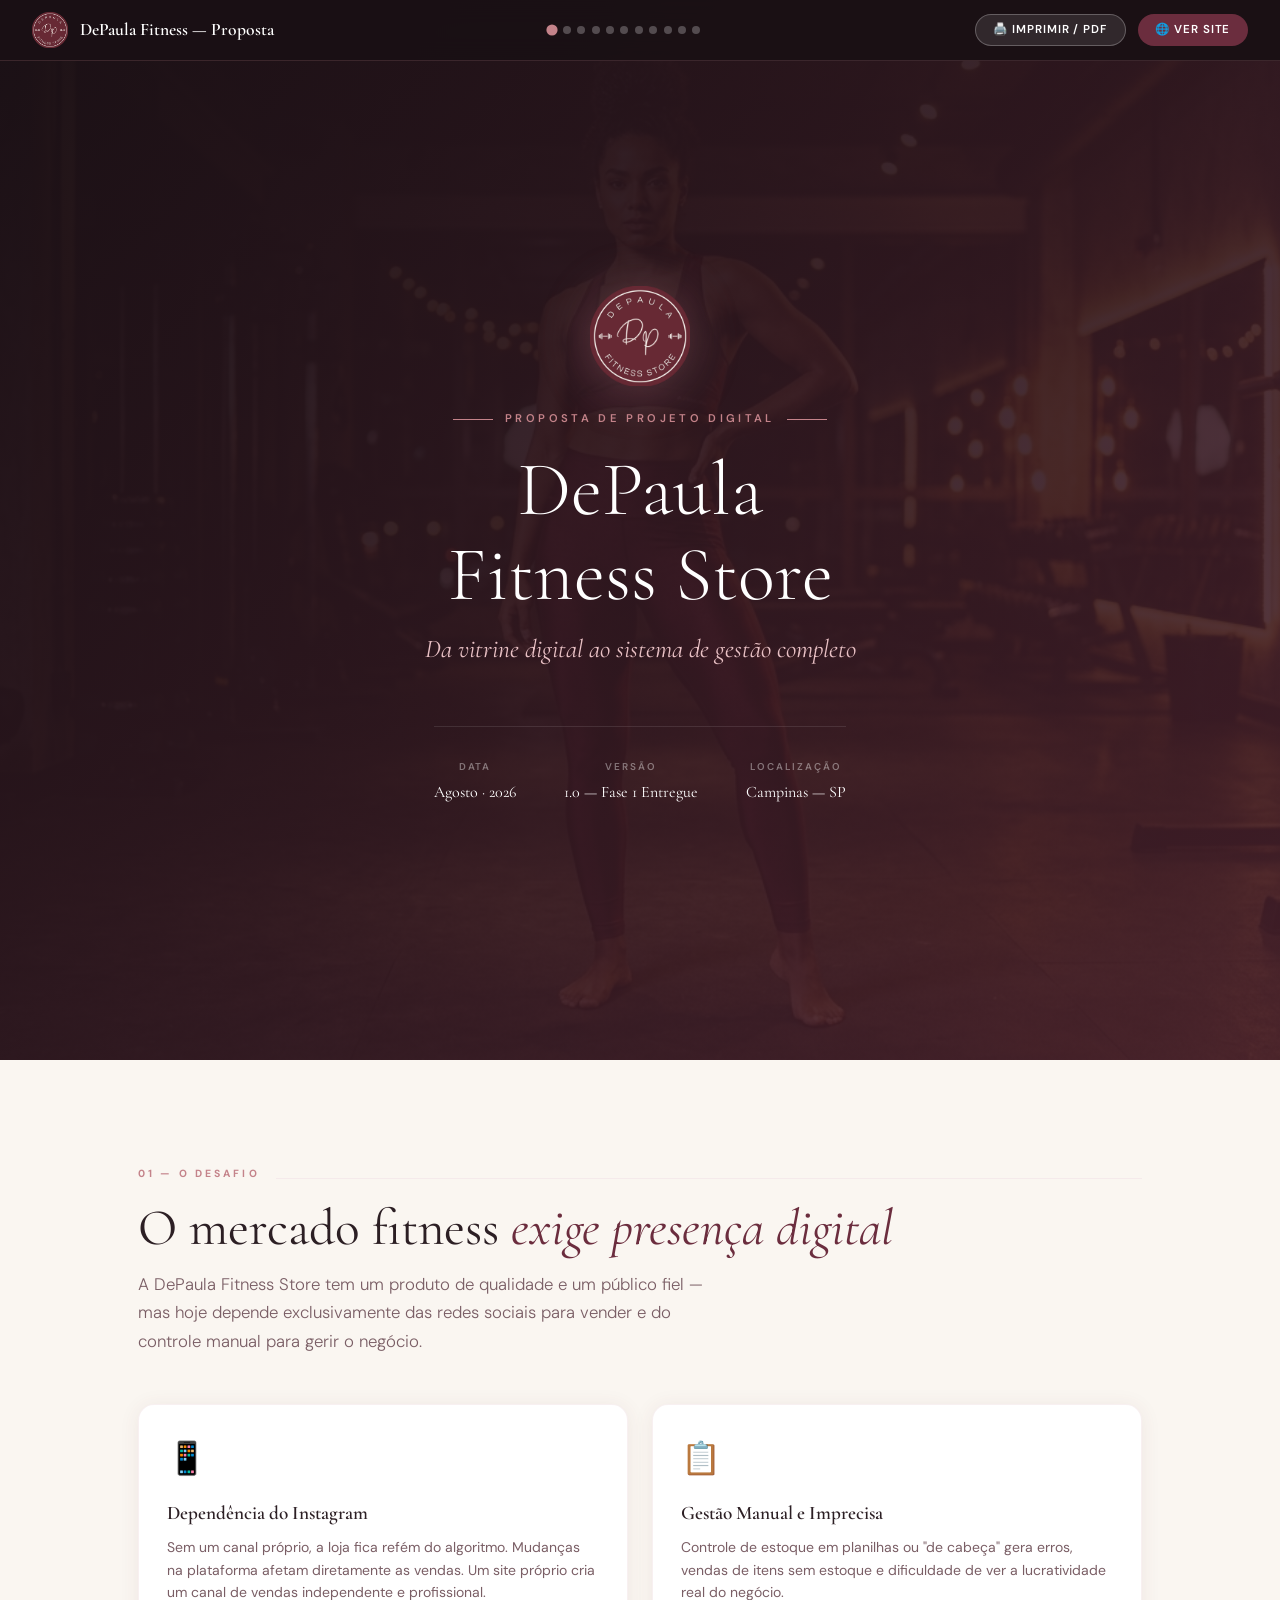
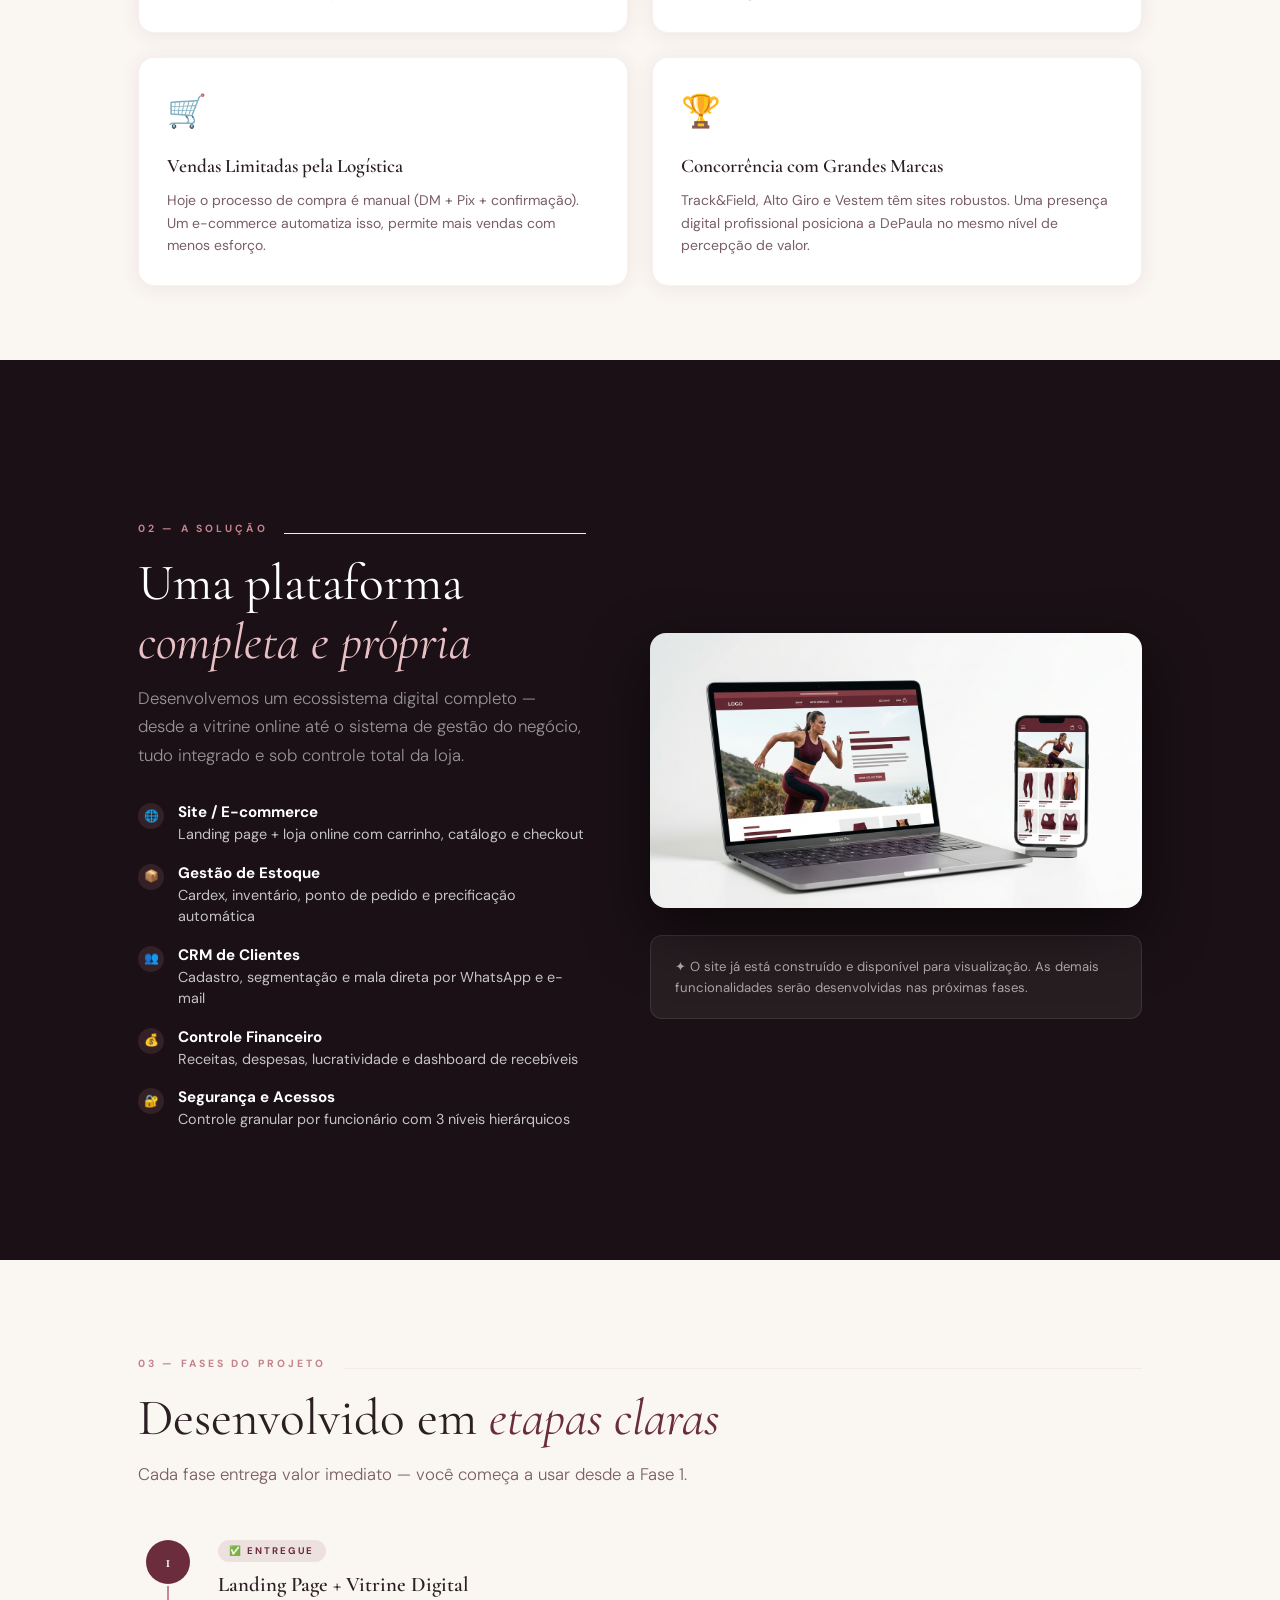
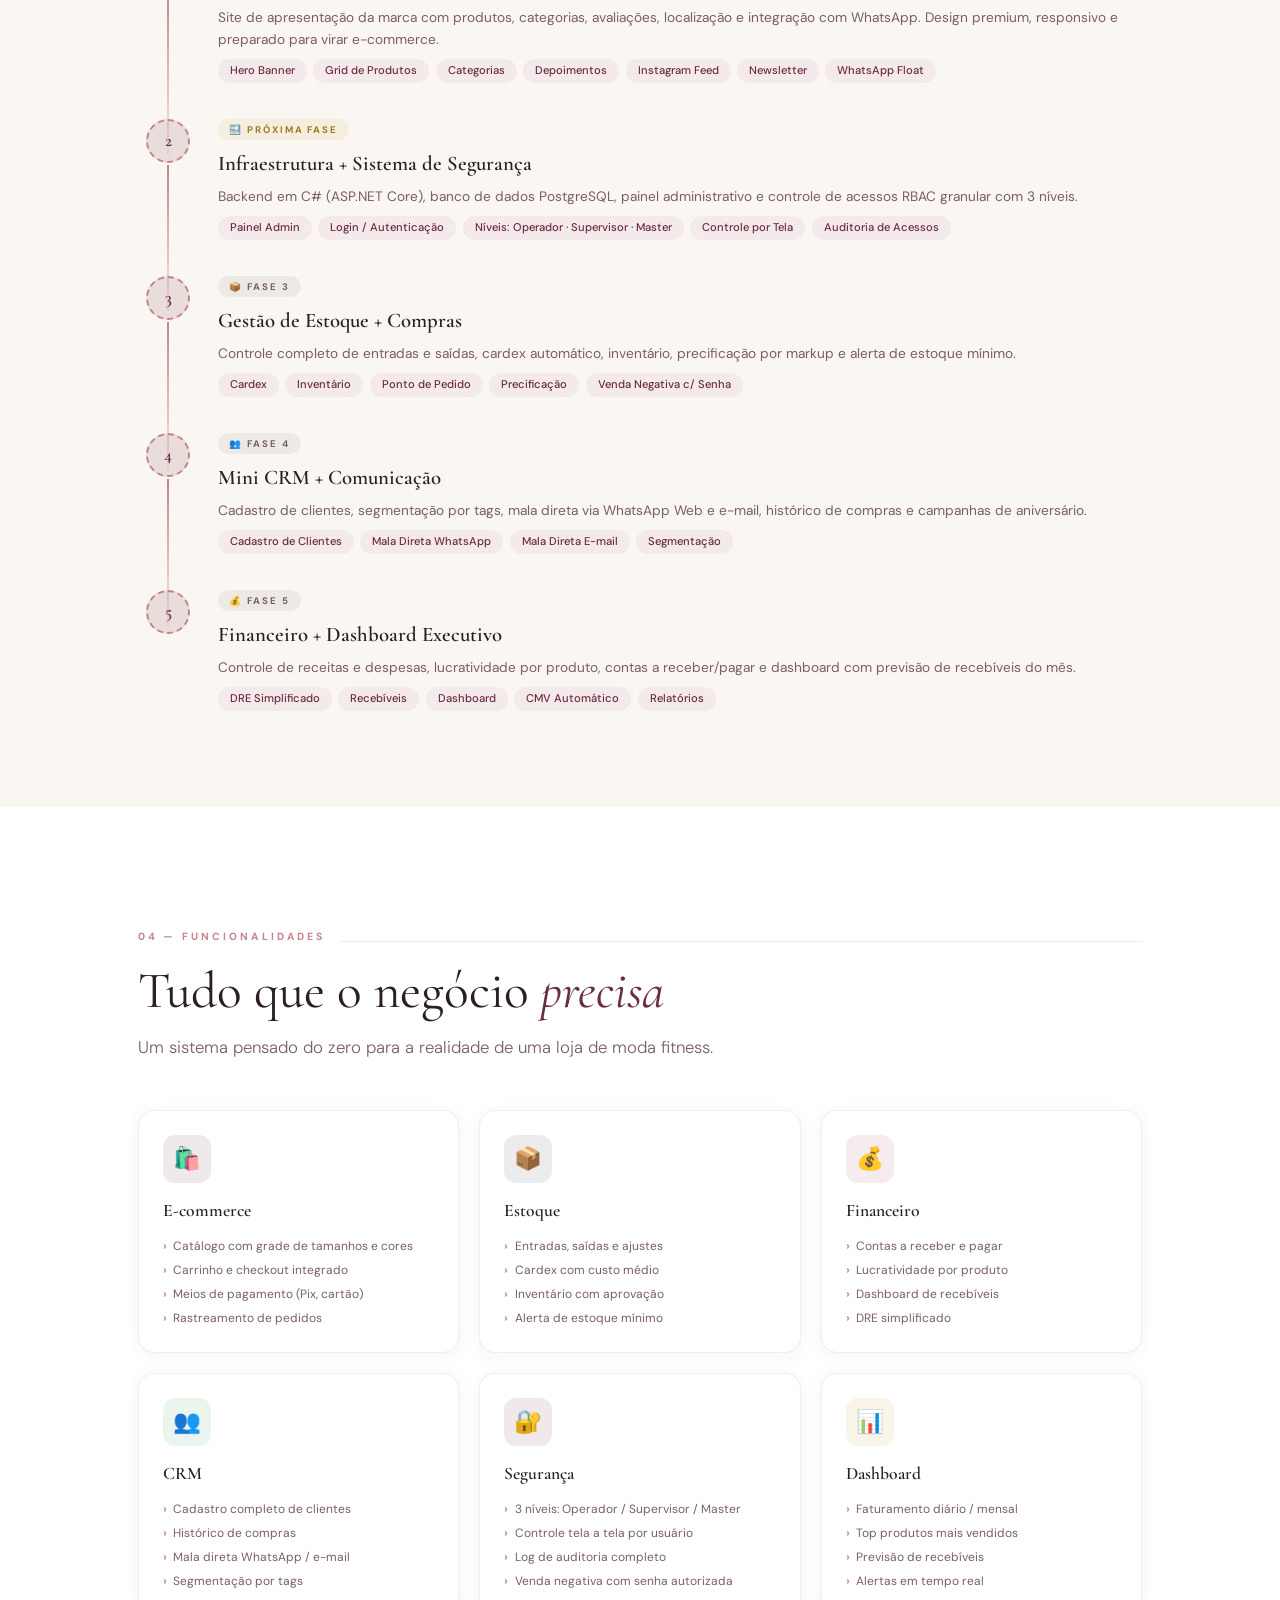
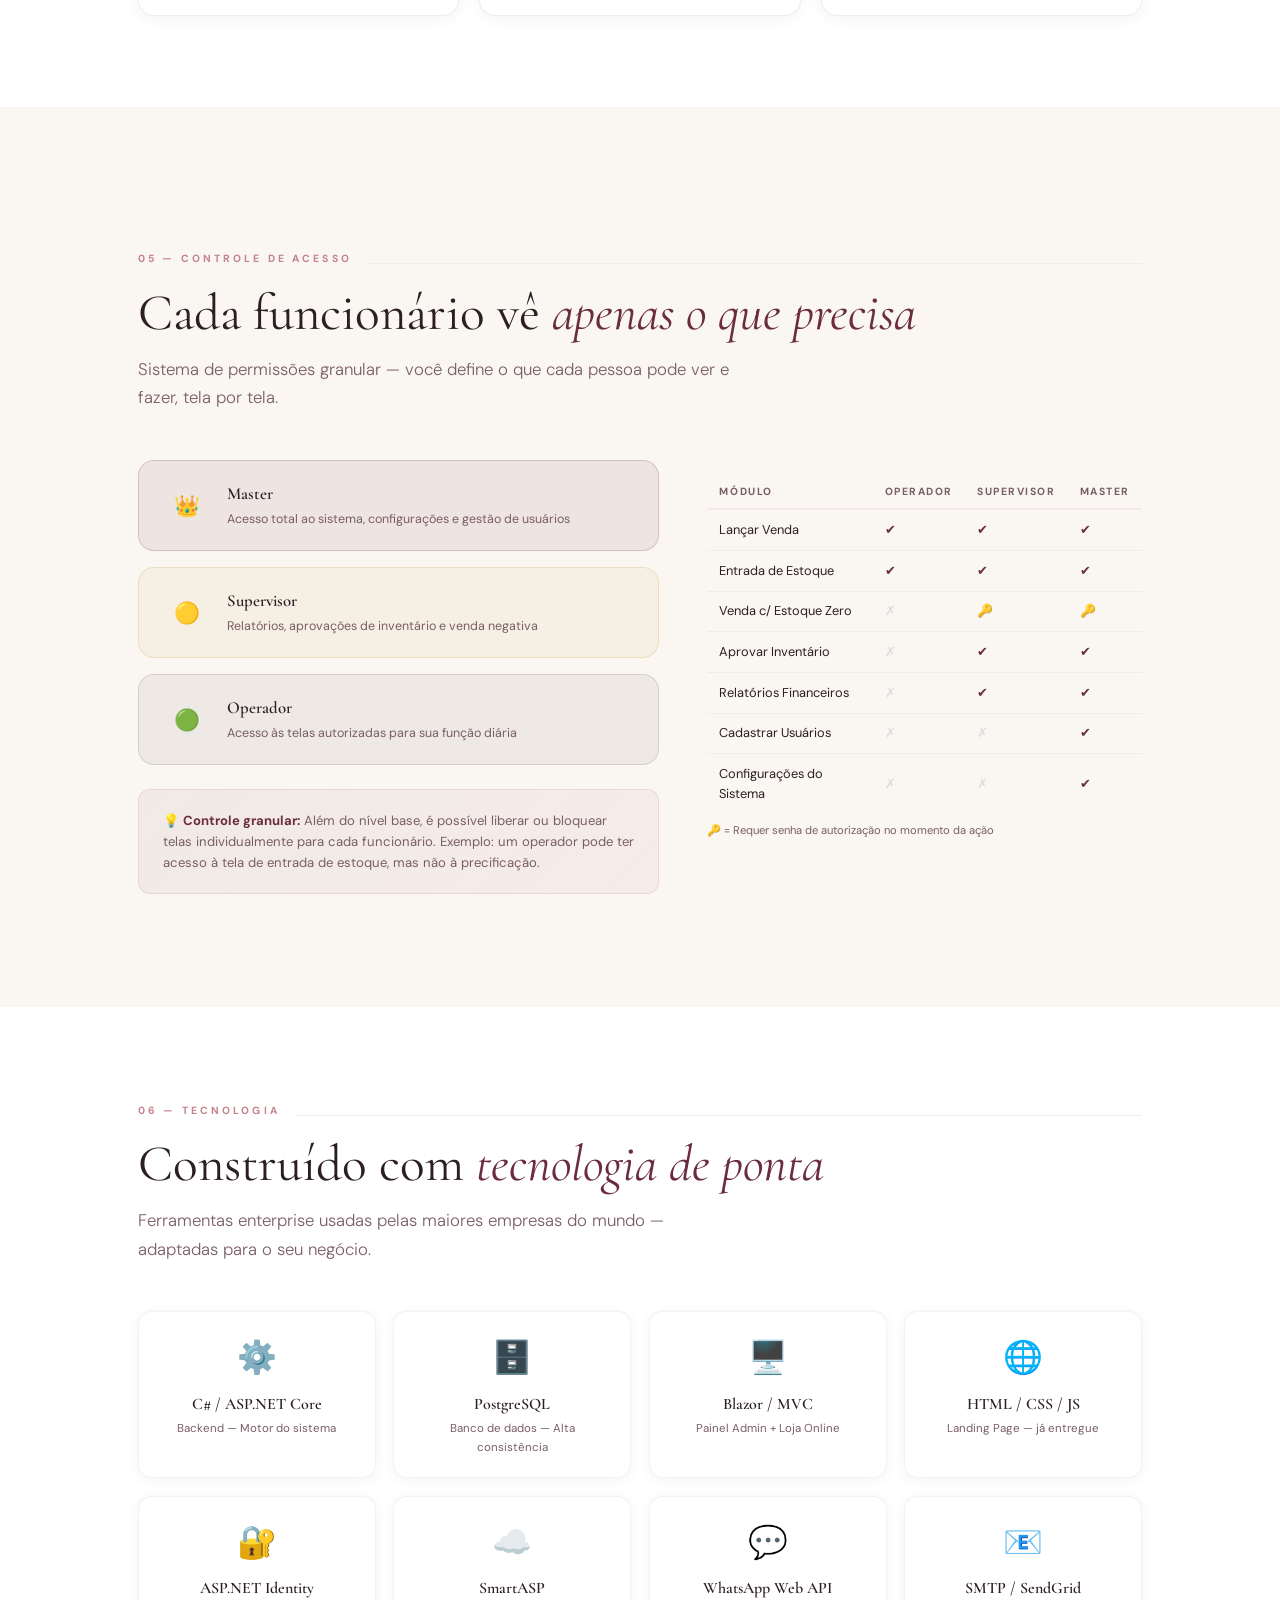
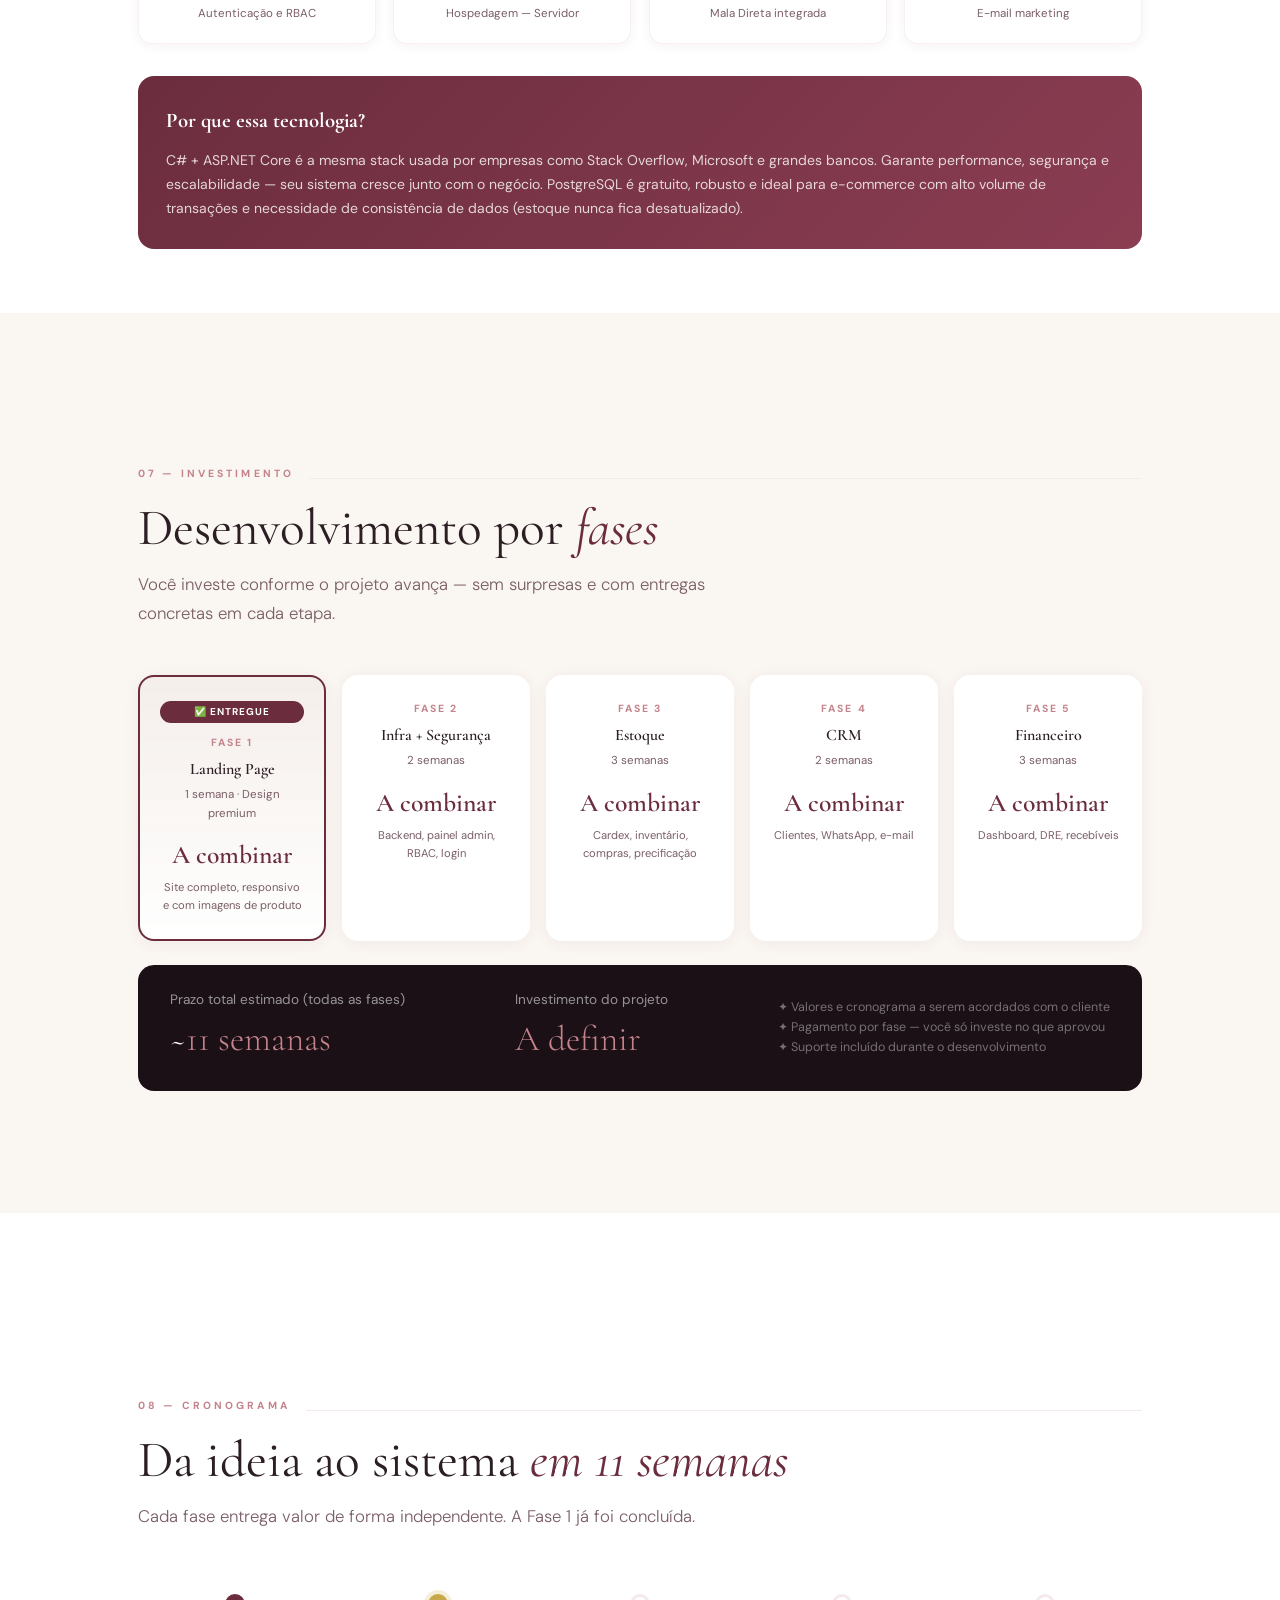
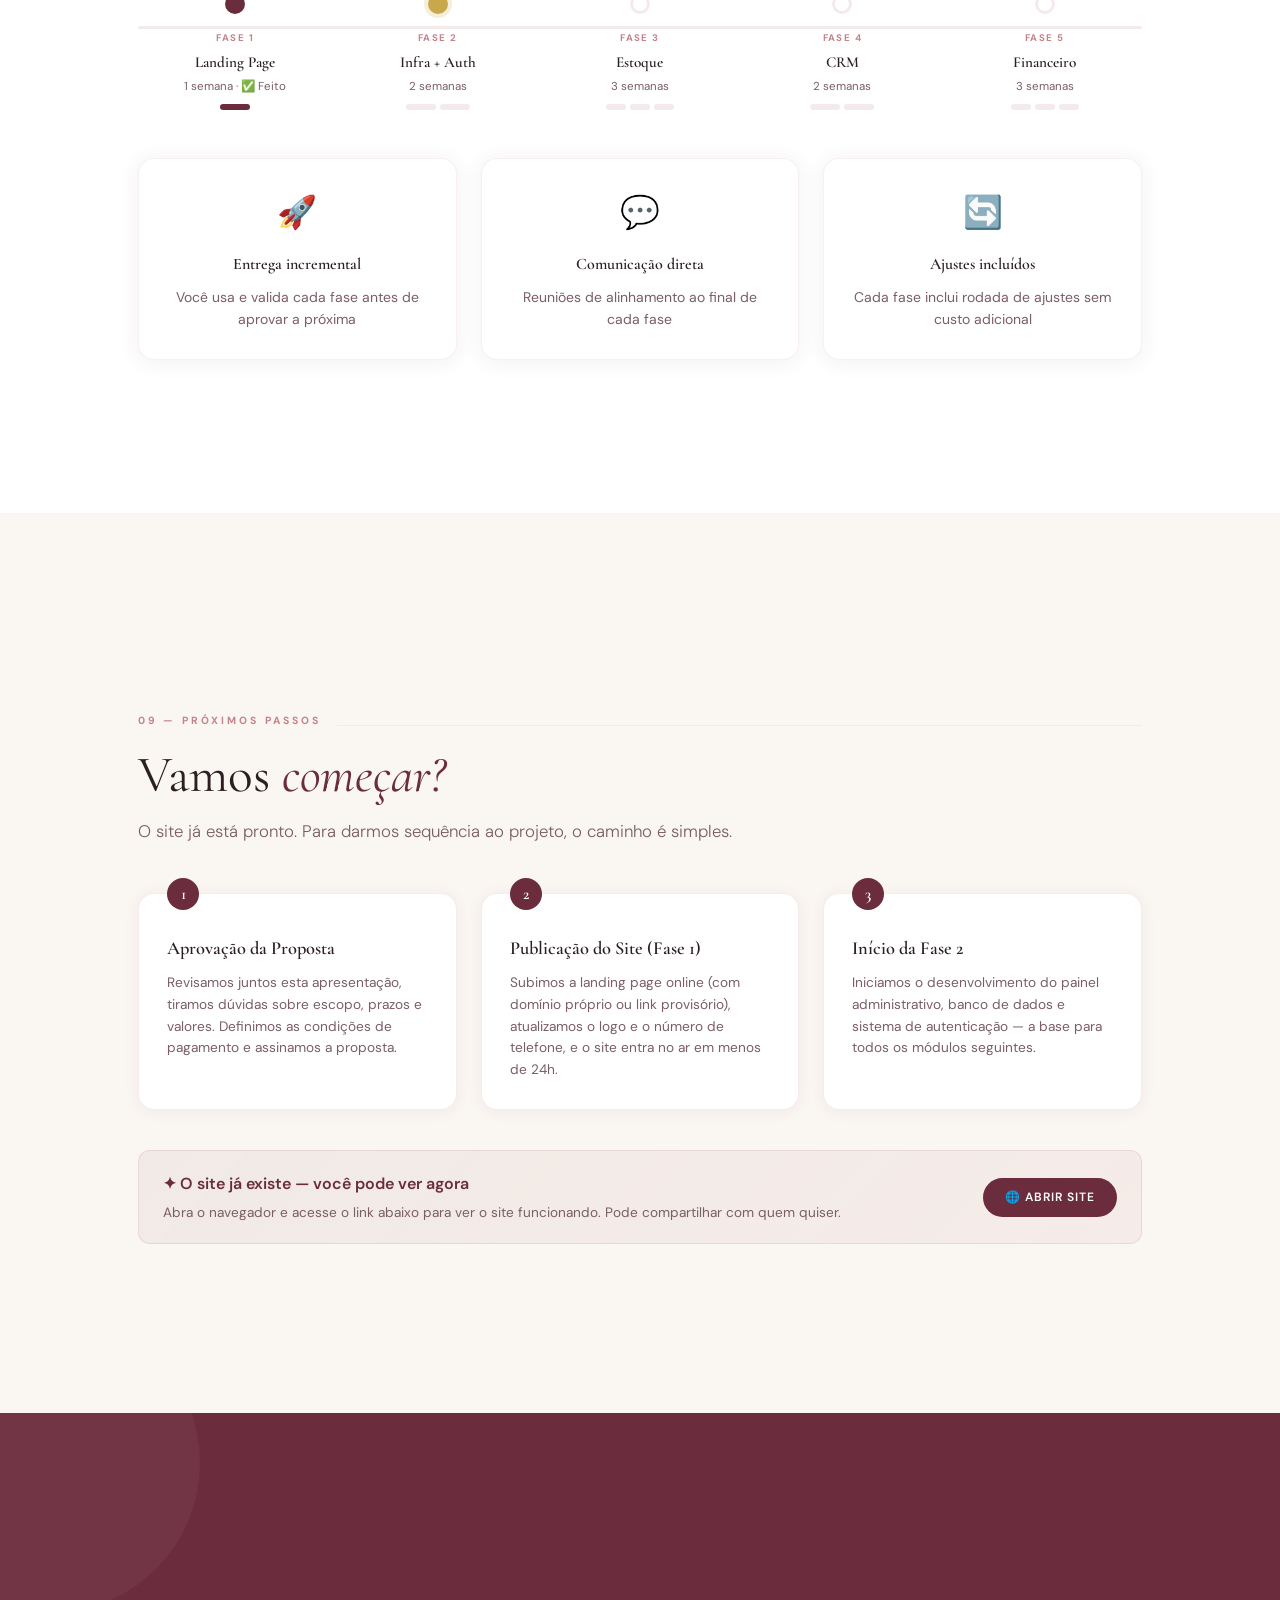
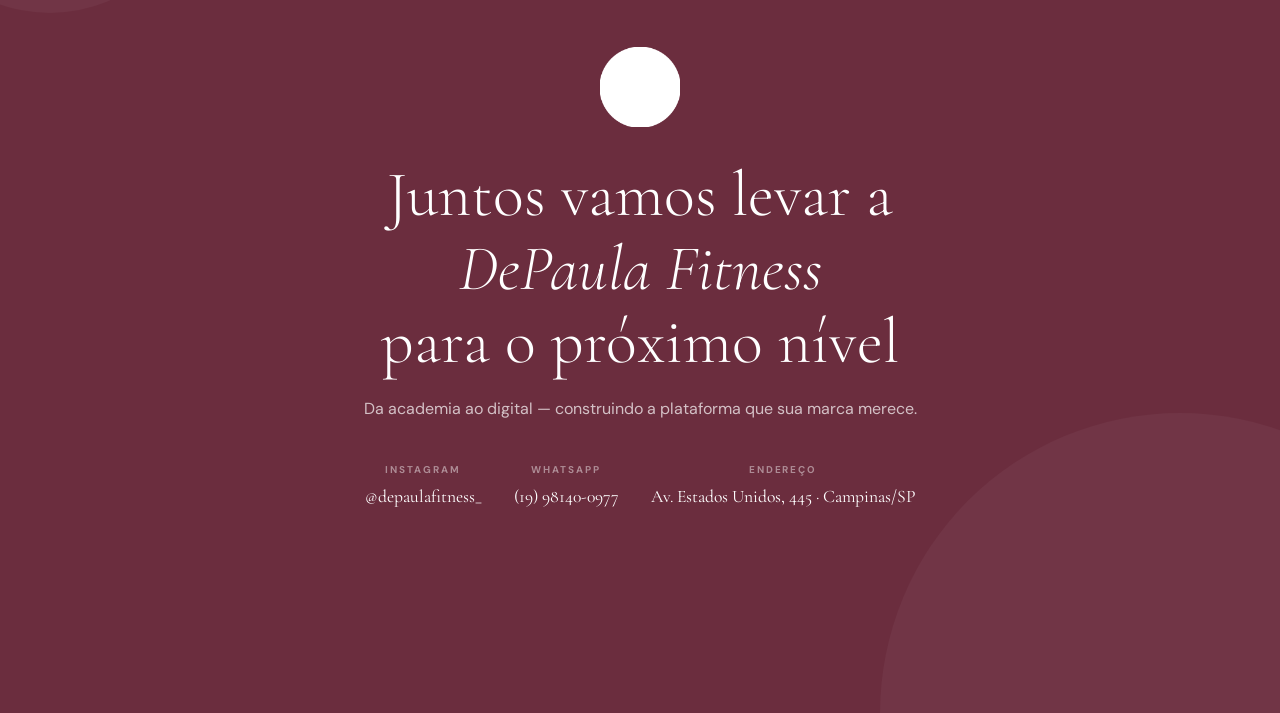
<file: 0.DOCS/apresentacao/apresentacao.html>
<!DOCTYPE html>
<html lang="pt-BR">
<head>
  <meta charset="UTF-8"/>
  <meta name="viewport" content="width=device-width, initial-scale=1.0"/>
  <title>DePaula Fitness Store — Proposta de Projeto Digital</title>
  <!-- Favicon -->
  <link rel="icon" type="image/png" href="assets/logo.png" />
  <link rel="apple-touch-icon" href="assets/logo.png" />
  <meta name="theme-color" content="#6B2D3E" />
  <link rel="preconnect" href="https://fonts.googleapis.com"/>
  <link href="https://fonts.googleapis.com/css2?family=Cormorant+Garamond:ital,wght@0,300;0,400;0,600;0,700;1,400&family=DM+Sans:wght@300;400;500;600;700&display=swap" rel="stylesheet"/>
  <style>
    :root {
      --bordeaux:    #6B2D3E;
      --bordeaux-dk: #4A1D2B;
      --rose:        #C4838A;
      --rose-lt:     #E8C0C4;
      --rose-pale:   #F5EAEB;
      --cream:       #FAF6F1;
      --dark:        #1A1015;
      --dark-mid:    #2D1F24;
      --gold:        #C9A84C;
      --text:        #2C1F24;
      --muted:       #7A5E65;
      --font-d: 'Cormorant Garamond', serif;
      --font-b: 'DM Sans', sans-serif;
    }

    * { box-sizing: border-box; margin: 0; padding: 0; }

    body {
      font-family: var(--font-b);
      background: #fff;
      color: var(--text);
      -webkit-font-smoothing: antialiased;
      line-height: 1.6;
    }

    /* ── PRINT ── */
    @media print {
      .no-print { display: none !important; }
      .slide { page-break-after: always; break-after: page; }
      .slide:last-child { page-break-after: avoid; }
      body { font-size: 13px; }
    }

    /* ── NAV BAR ── */
    .nav-bar {
      position: fixed; top: 0; left: 0; right: 0;
      background: rgba(26,16,21,0.95);
      backdrop-filter: blur(12px);
      z-index: 999;
      display: flex; align-items: center;
      justify-content: space-between;
      padding: 0.75rem 2rem;
      border-bottom: 1px solid rgba(196,131,138,0.2);
    }

    .nav-brand {
      display: flex; align-items: center; gap: 0.75rem;
      font-family: var(--font-d); font-size: 1.1rem;
      font-weight: 600; color: white;
    }

    .nav-brand img { width: 36px; height: 36px; object-fit: contain; }

    .nav-slides {
      display: flex; gap: 0.4rem; flex-wrap: wrap;
    }

    .nav-dot {
      width: 8px; height: 8px; border-radius: 50%;
      background: rgba(255,255,255,0.25);
      cursor: pointer; border: none;
      transition: background 0.2s, transform 0.2s;
    }

    .nav-dot.active { background: var(--rose); transform: scale(1.4); }
    .nav-dot:hover  { background: rgba(255,255,255,0.6); }

    .nav-actions { display: flex; gap: 0.75rem; }

    .btn-sm {
      padding: 0.45rem 1.1rem;
      border-radius: 999px;
      font-family: var(--font-b);
      font-size: 0.72rem; font-weight: 600;
      letter-spacing: 0.08em; text-transform: uppercase;
      cursor: pointer; border: none;
      transition: all 0.2s;
      text-decoration: none;
      display: inline-flex; align-items: center; gap: 0.4rem;
    }

    .btn-print {
      background: rgba(255,255,255,0.1);
      border: 1px solid rgba(255,255,255,0.25);
      color: white;
    }

    .btn-print:hover { background: rgba(255,255,255,0.2); }

    .btn-primary-sm {
      background: var(--bordeaux);
      color: white;
    }

    .btn-primary-sm:hover {
      background: #7d3449;
      transform: translateY(-1px);
      box-shadow: 0 4px 14px rgba(107,45,62,0.4);
    }

    /* ── SLIDE BASE ── */
    .slide {
      min-height: 100vh;
      display: flex;
      flex-direction: column;
      justify-content: center;
      padding: 6rem 0 4rem;
      position: relative;
      overflow: hidden;
    }

    .container {
      max-width: 1100px;
      margin: 0 auto;
      padding: 0 3rem;
      width: 100%;
    }

    /* ════════════════════════════════
       SLIDE 1 — CAPA
    ════════════════════════════════ */
    .slide-capa {
      background: var(--dark);
      min-height: 100vh;
      position: relative;
    }

    .capa-bg {
      position: absolute; inset: 0;
      background: url('assets/hero.jpg') center/cover no-repeat;
      opacity: 0.25;
    }

    .capa-overlay {
      position: absolute; inset: 0;
      background: linear-gradient(135deg, rgba(26,16,21,0.97) 0%, rgba(107,45,62,0.5) 100%);
    }

    .capa-content {
      position: relative; z-index: 2;
      display: flex; flex-direction: column;
      align-items: center; justify-content: center;
      text-align: center; min-height: 100vh;
      padding: 2rem;
    }

    .capa-logo {
      width: 100px; height: 100px;
      object-fit: contain;
      margin-bottom: 1.5rem;
      filter: drop-shadow(0 4px 24px rgba(196,131,138,0.3));
    }

    .capa-eyebrow {
      font-size: 0.7rem; font-weight: 600;
      letter-spacing: 0.3em; text-transform: uppercase;
      color: var(--rose);
      margin-bottom: 1.25rem;
      display: flex; align-items: center; gap: 0.75rem;
    }

    .capa-eyebrow::before, .capa-eyebrow::after {
      content: ''; width: 40px; height: 1px; background: var(--rose);
    }

    .capa-title {
      font-family: var(--font-d);
      font-size: clamp(2.5rem, 6vw, 5rem);
      font-weight: 300; color: white;
      line-height: 1.1; margin-bottom: 0.75rem;
    }

    .capa-subtitle {
      font-family: var(--font-d);
      font-size: clamp(1.1rem, 2.5vw, 1.6rem);
      color: var(--rose-lt); font-style: italic;
      margin-bottom: 2.5rem;
    }

    .capa-meta {
      display: flex; gap: 3rem;
      border-top: 1px solid rgba(255,255,255,0.1);
      padding-top: 2rem; margin-top: 1rem;
    }

    .capa-meta-item { text-align: center; }

    .capa-meta-item .label {
      font-size: 0.62rem; font-weight: 600;
      letter-spacing: 0.2em; text-transform: uppercase;
      color: rgba(255,255,255,0.4); display: block;
      margin-bottom: 0.25rem;
    }

    .capa-meta-item .value {
      font-family: var(--font-d); font-size: 1rem;
      color: white; font-weight: 400;
    }

    /* ════════════════════════════════
       SLIDE 2 — CONTEXTO
    ════════════════════════════════ */
    .slide-cream { background: var(--cream); }

    .slide-header { margin-bottom: 3rem; }

    .slide-num {
      font-size: 0.65rem; font-weight: 700;
      letter-spacing: 0.3em; text-transform: uppercase;
      color: var(--rose); margin-bottom: 0.5rem; display: block;
    }

    .slide-title {
      font-family: var(--font-d);
      font-size: clamp(2rem, 4vw, 3.2rem);
      font-weight: 400; line-height: 1.15;
      color: var(--text);
    }

    .slide-title em { color: var(--bordeaux); font-style: italic; }

    .slide-desc {
      font-size: 1.05rem; color: var(--muted);
      max-width: 600px; margin-top: 0.75rem;
      font-weight: 300; line-height: 1.7;
    }

    /* Problem/opportunity cards */
    .card-grid-2 {
      display: grid; grid-template-columns: 1fr 1fr;
      gap: 1.5rem; margin-top: 2.5rem;
    }

    .card-grid-3 {
      display: grid; grid-template-columns: repeat(3, 1fr);
      gap: 1.5rem; margin-top: 2.5rem;
    }

    .card-grid-4 {
      display: grid; grid-template-columns: repeat(4, 1fr);
      gap: 1.25rem; margin-top: 2.5rem;
    }

    .card {
      background: white;
      border-radius: 16px;
      padding: 1.75rem;
      box-shadow: 0 2px 20px rgba(107,45,62,0.08);
      border: 1px solid rgba(196,131,138,0.12);
    }

    .card-dark {
      background: var(--dark-mid);
      border-color: rgba(196,131,138,0.15);
    }

    .card-bordeaux {
      background: var(--bordeaux);
    }

    .card-icon {
      font-size: 2rem; margin-bottom: 0.875rem; display: block;
    }

    .card-title {
      font-family: var(--font-d); font-size: 1.2rem;
      font-weight: 600; margin-bottom: 0.5rem;
    }

    .card-dark .card-title,
    .card-bordeaux .card-title { color: white; }

    .card-text {
      font-size: 0.875rem; line-height: 1.6;
      color: var(--muted);
    }

    .card-dark .card-text { color: rgba(255,255,255,0.55); }
    .card-bordeaux .card-text { color: rgba(255,255,255,0.8); }

    /* ════════════════════════════════
       SLIDE 3 — SOLUÇÃO (VISÃO GERAL)
    ════════════════════════════════ */
    .slide-dark { background: var(--dark); }

    .mockup-img {
      width: 100%;
      border-radius: 16px;
      box-shadow: 0 24px 60px rgba(0,0,0,0.5);
    }

    .solution-grid {
      display: grid; grid-template-columns: 1fr 1.1fr;
      gap: 4rem; align-items: center;
    }

    .solution-text .slide-title { color: white; }
    .solution-text .slide-desc  { color: rgba(255,255,255,0.55); }

    .feature-list {
      list-style: none;
      margin-top: 2rem;
      display: flex; flex-direction: column; gap: 1rem;
    }

    .feature-list li {
      display: flex; align-items: flex-start; gap: 0.875rem;
    }

    .feature-check {
      width: 26px; height: 26px;
      border-radius: 50%;
      background: rgba(196,131,138,0.15);
      display: flex; align-items: center; justify-content: center;
      font-size: 0.75rem; color: var(--rose-lt);
      flex-shrink: 0; margin-top: 2px;
    }

    .feature-text { font-size: 0.9rem; color: rgba(255,255,255,0.75); line-height: 1.5; }
    .feature-text strong { color: white; display: block; font-size: 0.95rem; }

    /* ════════════════════════════════
       SLIDE 4 — FASES
    ════════════════════════════════ */
    .phase-list {
      display: flex; flex-direction: column; gap: 0;
      margin-top: 2.5rem;
    }

    .phase-item {
      display: grid; grid-template-columns: 60px 1fr;
      gap: 0;
      position: relative;
    }

    .phase-item:not(:last-child)::before {
      content: '';
      position: absolute;
      left: 29px; top: 50px;
      width: 2px;
      height: calc(100% - 10px);
      background: linear-gradient(180deg, var(--rose) 0%, rgba(196,131,138,0.1) 100%);
    }

    .phase-num-col {
      display: flex; flex-direction: column; align-items: center;
      padding-top: 0.25rem;
    }

    .phase-bubble {
      width: 44px; height: 44px;
      border-radius: 50%;
      display: flex; align-items: center; justify-content: center;
      font-family: var(--font-d); font-size: 1.1rem;
      font-weight: 600; flex-shrink: 0;
    }

    .phase-bubble.active   { background: var(--bordeaux); color: white; }
    .phase-bubble.planned  { background: rgba(107,45,62,0.12); color: var(--bordeaux); border: 2px dashed var(--rose); }

    .phase-body {
      padding: 0 0 2rem 1.25rem;
    }

    .phase-tag {
      display: inline-block;
      font-size: 0.6rem; font-weight: 700;
      letter-spacing: 0.2em; text-transform: uppercase;
      padding: 0.2rem 0.7rem; border-radius: 999px;
      margin-bottom: 0.4rem;
    }

    .tag-done    { background: rgba(107,45,62,0.1); color: var(--bordeaux); }
    .tag-next    { background: rgba(201,168,76,0.12); color: #a07b20; }
    .tag-future  { background: rgba(0,0,0,0.05); color: var(--muted); }

    .phase-name {
      font-family: var(--font-d); font-size: 1.3rem;
      font-weight: 600; color: var(--text); margin-bottom: 0.35rem;
    }

    .phase-desc {
      font-size: 0.855rem; color: var(--muted);
      line-height: 1.6; margin-bottom: 0.5rem;
    }

    .phase-items {
      display: flex; flex-wrap: wrap; gap: 0.4rem;
    }

    .phase-pill {
      font-size: 0.7rem; font-weight: 500;
      background: var(--rose-pale);
      color: var(--bordeaux);
      border-radius: 999px;
      padding: 0.2rem 0.75rem;
    }

    /* ════════════════════════════════
       SLIDE 5 — MÓDULOS / FUNCIONALIDADES
    ════════════════════════════════ */
    .module-grid {
      display: grid; grid-template-columns: repeat(3, 1fr);
      gap: 1.25rem; margin-top: 2.5rem;
    }

    .module-card {
      background: white;
      border-radius: 16px;
      padding: 1.5rem;
      border: 1px solid rgba(196,131,138,0.15);
      box-shadow: 0 2px 16px rgba(107,45,62,0.06);
      transition: transform 0.2s, box-shadow 0.2s;
    }

    .module-card:hover {
      transform: translateY(-4px);
      box-shadow: 0 12px 32px rgba(107,45,62,0.14);
    }

    .module-icon {
      width: 48px; height: 48px;
      border-radius: 12px;
      display: flex; align-items: center; justify-content: center;
      font-size: 1.4rem; margin-bottom: 0.875rem;
    }

    .icon-bordeaux { background: rgba(107,45,62,0.1); }
    .icon-rose     { background: rgba(196,131,138,0.15); }
    .icon-gold     { background: rgba(201,168,76,0.12); }
    .icon-dark     { background: rgba(26,16,21,0.08); }
    .icon-green    { background: rgba(52,168,83,0.1); }
    .icon-blue     { background: rgba(66,133,244,0.1); }

    .module-title {
      font-family: var(--font-d); font-size: 1.1rem;
      font-weight: 600; color: var(--text);
      margin-bottom: 0.4rem;
    }

    .module-text {
      font-size: 0.8rem; color: var(--muted); line-height: 1.6;
    }

    .module-features {
      list-style: none; margin-top: 0.75rem;
      display: flex; flex-direction: column; gap: 0.3rem;
    }

    .module-features li {
      font-size: 0.75rem; color: var(--muted);
      display: flex; align-items: center; gap: 0.4rem;
    }

    .module-features li::before {
      content: '›'; color: var(--rose); font-weight: 700;
    }

    /* ════════════════════════════════
       SLIDE 6 — SEGURANÇA
    ════════════════════════════════ */
    .security-grid {
      display: grid; grid-template-columns: 1.2fr 1fr;
      gap: 3rem; align-items: start; margin-top: 2.5rem;
    }

    .level-card {
      border-radius: 16px; padding: 1.25rem 1.5rem;
      display: flex; align-items: center; gap: 1rem;
      margin-bottom: 1rem;
    }

    .level-icon {
      width: 48px; height: 48px; border-radius: 50%;
      display: flex; align-items: center; justify-content: center;
      font-size: 1.3rem; flex-shrink: 0;
    }

    .level-master  { background: rgba(107,45,62,0.08); border: 1px solid rgba(107,45,62,0.2); }
    .level-sup     { background: rgba(201,168,76,0.08); border: 1px solid rgba(201,168,76,0.25); }
    .level-op      { background: rgba(26,16,21,0.05); border: 1px solid rgba(26,16,21,0.12); }

    .level-name  { font-family: var(--font-d); font-size: 1.05rem; font-weight: 600; }
    .level-perms { font-size: 0.78rem; color: var(--muted); margin-top: 0.15rem; }

    .perm-table { width: 100%; border-collapse: collapse; margin-top: 1rem; }
    .perm-table th {
      font-size: 0.65rem; font-weight: 700;
      letter-spacing: 0.15em; text-transform: uppercase;
      color: var(--muted); padding: 0.5rem 0.75rem;
      text-align: left; border-bottom: 2px solid var(--rose-pale);
    }

    .perm-table td {
      font-size: 0.8rem; padding: 0.6rem 0.75rem;
      border-bottom: 1px solid var(--rose-pale);
      vertical-align: middle;
    }

    .perm-table tr:last-child td { border-bottom: none; }
    .perm-table tr:hover td { background: var(--rose-pale); }

    .perm-check { color: var(--bordeaux); font-size: 1rem; }
    .perm-x     { color: #ddd; font-size: 1rem; }
    .perm-key   { color: var(--gold); font-size: 0.9rem; }

    /* ════════════════════════════════
       SLIDE 7 — TECH
    ════════════════════════════════ */
    .tech-grid {
      display: grid; grid-template-columns: repeat(4, 1fr);
      gap: 1.1rem; margin-top: 2.5rem;
    }

    .tech-card {
      background: white; border-radius: 14px; padding: 1.25rem;
      text-align: center;
      border: 1px solid rgba(196,131,138,0.12);
      box-shadow: 0 2px 12px rgba(107,45,62,0.06);
    }

    .tech-emoji { font-size: 2rem; display: block; margin-bottom: 0.5rem; }
    .tech-name  { font-family: var(--font-d); font-size: 1rem; font-weight: 600; }
    .tech-role  { font-size: 0.72rem; color: var(--muted); margin-top: 0.2rem; }

    .why-box {
      background: linear-gradient(135deg, var(--bordeaux), #8B3D52);
      border-radius: 16px; padding: 1.75rem;
      margin-top: 2rem; color: white;
    }

    .why-title { font-family: var(--font-d); font-size: 1.3rem; margin-bottom: 0.75rem; }
    .why-text  { font-size: 0.875rem; line-height: 1.7; color: rgba(255,255,255,0.8); }

    /* ════════════════════════════════
       SLIDE 8 — INVESTIMENTO
    ════════════════════════════════ */
    .invest-grid {
      display: grid; grid-template-columns: repeat(5, 1fr);
      gap: 1rem; margin-top: 2.5rem;
    }

    .invest-card {
      border-radius: 16px; padding: 1.5rem 1.25rem;
      text-align: center; border: 2px solid transparent;
      transition: all 0.2s;
      display: flex; flex-direction: column;
      background: white;
      box-shadow: 0 2px 16px rgba(107,45,62,0.06);
    }

    .invest-card.highlight {
      border-color: var(--bordeaux);
      background: linear-gradient(180deg, rgba(107,45,62,0.04) 0%, white 100%);
    }

    .invest-phase-num {
      font-size: 0.65rem; font-weight: 700;
      letter-spacing: 0.2em; text-transform: uppercase;
      color: var(--rose); margin-bottom: 0.3rem;
    }

    .invest-phase-name {
      font-family: var(--font-d); font-size: 1rem;
      font-weight: 600; color: var(--text);
      margin-bottom: 0.25rem;
    }

    .invest-prazo {
      font-size: 0.72rem; color: var(--muted);
      margin-bottom: 0.75rem;
    }

    .invest-price {
      font-family: var(--font-d); font-size: 1.6rem;
      font-weight: 600; color: var(--bordeaux);
      margin-bottom: 0.2rem;
    }

    .invest-note { font-size: 0.7rem; color: var(--muted); }

    .invest-badge {
      background: var(--bordeaux); color: white;
      font-size: 0.62rem; font-weight: 700;
      letter-spacing: 0.1em; text-transform: uppercase;
      padding: 0.2rem 0.6rem; border-radius: 999px;
      margin-bottom: 0.75rem; display: inline-block;
    }

    .invest-total {
      background: var(--dark);
      border-radius: 16px; padding: 1.5rem 2rem;
      margin-top: 1.5rem;
      display: flex; align-items: center;
      justify-content: space-between; gap: 2rem;
      flex-wrap: wrap;
    }

    .invest-total-label { color: rgba(255,255,255,0.55); font-size: 0.85rem; }
    .invest-total-price {
      font-family: var(--font-d); font-size: 2.2rem;
      color: white; font-weight: 300;
    }

    .invest-total-price span { color: var(--rose); }

    .invest-total-note { font-size: 0.78rem; color: rgba(255,255,255,0.4); }

    /* ════════════════════════════════
       SLIDE 9 — TIMELINE
    ════════════════════════════════ */
    .timeline {
      margin-top: 2.5rem; position: relative;
      padding-top: 1rem;
    }

    .timeline-axis {
      position: absolute; top: 48px; left: 0; right: 0;
      height: 3px; background: var(--rose-pale);
      border-radius: 2px;
    }

    .timeline-grid {
      display: grid; grid-template-columns: repeat(5, 1fr);
      gap: 0.5rem; position: relative;
    }

    .timeline-item { text-align: center; padding-top: 0; }

    .timeline-dot-wrap {
      display: flex; align-items: center; justify-content: center;
      padding-bottom: 1rem; position: relative;
    }

    .timeline-dot {
      width: 20px; height: 20px; border-radius: 50%;
      border: 3px solid var(--rose-pale);
      background: white; z-index: 1; position: relative;
    }

    .timeline-dot.done { background: var(--bordeaux); border-color: var(--bordeaux); }
    .timeline-dot.current { background: var(--gold); border-color: var(--gold); box-shadow: 0 0 0 4px rgba(201,168,76,0.2); }

    .timeline-num {
      font-size: 0.6rem; font-weight: 700;
      letter-spacing: 0.15em; text-transform: uppercase;
      color: var(--rose); margin-bottom: 0.3rem;
    }

    .timeline-name {
      font-family: var(--font-d); font-size: 0.95rem;
      font-weight: 600; color: var(--text); margin-bottom: 0.2rem;
    }

    .timeline-prazo {
      font-size: 0.72rem; color: var(--muted);
    }

    .timeline-weeks {
      display: flex; gap: 4px; justify-content: center; margin-top: 0.5rem;
    }

    .week-bar {
      height: 6px; border-radius: 3px; background: var(--rose-pale);
    }

    .week-bar.filled { background: var(--bordeaux); }
    .week-bar.current-fill { background: var(--gold); }

    /* ════════════════════════════════
       SLIDE 10 — PRÓXIMOS PASSOS
    ════════════════════════════════ */
    .steps-grid {
      display: grid; grid-template-columns: repeat(3, 1fr);
      gap: 1.5rem; margin-top: 2.5rem;
    }

    .step-card {
      background: white; border-radius: 16px; padding: 1.75rem;
      border: 1px solid rgba(196,131,138,0.15);
      box-shadow: 0 2px 16px rgba(107,45,62,0.06);
      position: relative;
    }

    .step-number {
      position: absolute; top: -16px; left: 1.75rem;
      width: 32px; height: 32px; border-radius: 50%;
      background: var(--bordeaux); color: white;
      display: flex; align-items: center; justify-content: center;
      font-family: var(--font-d); font-size: 1rem; font-weight: 600;
    }

    .step-title {
      font-family: var(--font-d); font-size: 1.15rem;
      font-weight: 600; margin: 0.75rem 0 0.5rem;
    }

    .step-text { font-size: 0.855rem; color: var(--muted); line-height: 1.6; }

    /* ════════════════════════════════
       SLIDE 11 — ENCERRAMENTO
    ════════════════════════════════ */
    .slide-closing {
      background: var(--bordeaux);
      position: relative; overflow: hidden;
    }

    .closing-circle {
      position: absolute;
      border-radius: 50%;
      background: rgba(255,255,255,0.04);
    }

    .c1 { width: 600px; height: 600px; bottom: -300px; right: -200px; }
    .c2 { width: 300px; height: 300px; top: -100px; left: -100px; }

    .closing-content {
      position: relative; z-index: 2;
      text-align: center; max-width: 700px; margin: 0 auto;
    }

    .closing-logo {
      width: 80px; height: 80px;
      object-fit: contain; margin-bottom: 1.5rem;
      filter: brightness(10);
    }

    .closing-title {
      font-family: var(--font-d); font-size: clamp(2rem, 5vw, 4rem);
      font-weight: 300; color: white;
      line-height: 1.15; margin-bottom: 1rem;
    }

    .closing-sub {
      font-size: 1rem; color: rgba(255,255,255,0.7);
      margin-bottom: 2.5rem; line-height: 1.7;
    }

    .closing-contacts {
      display: flex; justify-content: center;
      gap: 2rem; flex-wrap: wrap;
    }

    .contact-item {
      display: flex; flex-direction: column;
      align-items: center; gap: 0.3rem;
    }

    .contact-label {
      font-size: 0.62rem; font-weight: 700;
      letter-spacing: 0.2em; text-transform: uppercase;
      color: rgba(255,255,255,0.45);
    }

    .contact-value {
      font-family: var(--font-d); font-size: 1.1rem;
      color: white;
    }

    /* ── UTILITIES ── */
    .text-rose     { color: var(--rose); }
    .text-bordeaux { color: var(--bordeaux); }
    .text-gold     { color: var(--gold); }
    .text-white    { color: white; }
    .mt-1 { margin-top: 0.5rem; }
    .mt-2 { margin-top: 1rem; }

    /* ── SLIDE SECTION LABEL ── */
    .section-divider {
      display: flex; align-items: center; gap: 1rem;
      margin-bottom: 0.5rem;
    }

    .section-divider::after {
      content: ''; flex: 1; height: 1px; background: var(--rose-pale);
    }

    /* ── HIGHLIGHT BOX ── */
    .highlight-box {
      background: linear-gradient(135deg, rgba(107,45,62,0.06), rgba(196,131,138,0.08));
      border: 1px solid rgba(196,131,138,0.2);
      border-radius: 12px;
      padding: 1.25rem 1.5rem;
      margin-top: 1.5rem;
    }

    .highlight-box.dark {
      background: rgba(255,255,255,0.06);
      border-color: rgba(255,255,255,0.1);
    }
  </style>
</head>
<body>

<!-- ══ NAV BAR ══ -->
<nav class="nav-bar no-print">
  <div class="nav-brand">
    <img src="assets/logo.png" alt="Logo" />
    DePaula Fitness — Proposta
  </div>
  <div class="nav-slides" id="nav-dots"></div>
  <div class="nav-actions">
    <button class="btn-sm btn-print" onclick="window.print()">🖨️ Imprimir / PDF</button>
    <a href="../../../1.LandingPage/index.html" target="_blank" class="btn-sm btn-primary-sm">🌐 Ver Site</a>
  </div>
</nav>


<!-- ══════════════════════════════════════════════════
     SLIDE 1 — CAPA
══════════════════════════════════════════════════ -->
<section class="slide slide-capa" data-slide="1" data-title="Capa">
  <div class="capa-bg"></div>
  <div class="capa-overlay"></div>
  <div class="capa-content">
    <img class="capa-logo" src="assets/logo.png" alt="DePaula Fitness Store"/>
    <div class="capa-eyebrow">Proposta de Projeto Digital</div>
    <h1 class="capa-title">DePaula<br/>Fitness Store</h1>
    <p class="capa-subtitle">Da vitrine digital ao sistema de gestão completo</p>
    <div class="capa-meta">
      <div class="capa-meta-item">
        <span class="label">Data</span>
        <span class="value">Agosto · 2026</span>
      </div>
      <div class="capa-meta-item">
        <span class="label">Versão</span>
        <span class="value">1.0 — Fase 1 Entregue</span>
      </div>
      <div class="capa-meta-item">
        <span class="label">Localização</span>
        <span class="value">Campinas — SP</span>
      </div>
    </div>
  </div>
</section>


<!-- ══════════════════════════════════════════════════
     SLIDE 2 — O DESAFIO
══════════════════════════════════════════════════ -->
<section class="slide slide-cream" data-slide="2" data-title="Desafio">
  <div class="container">
    <div class="slide-header">
      <div class="section-divider">
        <span class="slide-num">01 — O Desafio</span>
      </div>
      <h2 class="slide-title">O mercado fitness <em>exige presença digital</em></h2>
      <p class="slide-desc">
        A DePaula Fitness Store tem um produto de qualidade e um público fiel — 
        mas hoje depende exclusivamente das redes sociais para vender e do controle manual para gerir o negócio.
      </p>
    </div>

    <div class="card-grid-2">
      <div class="card">
        <span class="card-icon">📱</span>
        <h3 class="card-title">Dependência do Instagram</h3>
        <p class="card-text">
          Sem um canal próprio, a loja fica refém do algoritmo. 
          Mudanças na plataforma afetam diretamente as vendas. 
          Um site próprio cria um canal de vendas independente e profissional.
        </p>
      </div>
      <div class="card">
        <span class="card-icon">📋</span>
        <h3 class="card-title">Gestão Manual e Imprecisa</h3>
        <p class="card-text">
          Controle de estoque em planilhas ou "de cabeça" gera erros, 
          vendas de itens sem estoque e dificuldade de ver a lucratividade real do negócio.
        </p>
      </div>
      <div class="card">
        <span class="card-icon">🛒</span>
        <h3 class="card-title">Vendas Limitadas pela Logística</h3>
        <p class="card-text">
          Hoje o processo de compra é manual (DM + Pix + confirmação). 
          Um e-commerce automatiza isso, permite mais vendas com menos esforço.
        </p>
      </div>
      <div class="card">
        <span class="card-icon">🏆</span>
        <h3 class="card-title">Concorrência com Grandes Marcas</h3>
        <p class="card-text">
          Track&Field, Alto Giro e Vestem têm sites robustos. 
          Uma presença digital profissional posiciona a DePaula no mesmo nível de percepção de valor.
        </p>
      </div>
    </div>
  </div>
</section>


<!-- ══════════════════════════════════════════════════
     SLIDE 3 — A SOLUÇÃO (VISÃO GERAL)
══════════════════════════════════════════════════ -->
<section class="slide slide-dark" data-slide="3" data-title="Solução">
  <div class="container">
    <div class="solution-grid">
      <div class="solution-text">
        <div class="section-divider" style="border-color:rgba(255,255,255,0.1)">
          <span class="slide-num">02 — A Solução</span>
        </div>
        <h2 class="slide-title">Uma plataforma<br/><em style="color:var(--rose-lt)">completa e própria</em></h2>
        <p class="slide-desc">
          Desenvolvemos um ecossistema digital completo — desde a vitrine online 
          até o sistema de gestão do negócio, tudo integrado e sob controle total da loja.
        </p>
        <ul class="feature-list">
          <li>
            <div class="feature-check">🌐</div>
            <div class="feature-text">
              <strong>Site / E-commerce</strong>
              Landing page + loja online com carrinho, catálogo e checkout
            </div>
          </li>
          <li>
            <div class="feature-check">📦</div>
            <div class="feature-text">
              <strong>Gestão de Estoque</strong>
              Cardex, inventário, ponto de pedido e precificação automática
            </div>
          </li>
          <li>
            <div class="feature-check">👥</div>
            <div class="feature-text">
              <strong>CRM de Clientes</strong>
              Cadastro, segmentação e mala direta por WhatsApp e e-mail
            </div>
          </li>
          <li>
            <div class="feature-check">💰</div>
            <div class="feature-text">
              <strong>Controle Financeiro</strong>
              Receitas, despesas, lucratividade e dashboard de recebíveis
            </div>
          </li>
          <li>
            <div class="feature-check">🔐</div>
            <div class="feature-text">
              <strong>Segurança e Acessos</strong>
              Controle granular por funcionário com 3 níveis hierárquicos
            </div>
          </li>
        </ul>
      </div>
      <div>
        <img class="mockup-img" src="assets/mockup.jpg" alt="Mockup do site DePaula Fitness" />
        <div class="highlight-box dark" style="margin-top:1.25rem;">
          <p style="font-size:0.82rem;color:rgba(255,255,255,0.6);line-height:1.6;">
            ✦ O site já está construído e disponível para visualização. 
            As demais funcionalidades serão desenvolvidas nas próximas fases.
          </p>
        </div>
      </div>
    </div>
  </div>
</section>


<!-- ══════════════════════════════════════════════════
     SLIDE 4 — FASES DO PROJETO
══════════════════════════════════════════════════ -->
<section class="slide slide-cream" data-slide="4" data-title="Fases">
  <div class="container">
    <div class="slide-header">
      <div class="section-divider">
        <span class="slide-num">03 — Fases do Projeto</span>
      </div>
      <h2 class="slide-title">Desenvolvido em <em>etapas claras</em></h2>
      <p class="slide-desc">
        Cada fase entrega valor imediato — você começa a usar desde a Fase 1.
      </p>
    </div>

    <div class="phase-list">

      <div class="phase-item">
        <div class="phase-num-col">
          <div class="phase-bubble active">1</div>
        </div>
        <div class="phase-body">
          <span class="phase-tag tag-done">✅ Entregue</span>
          <h3 class="phase-name">Landing Page + Vitrine Digital</h3>
          <p class="phase-desc">
            Site de apresentação da marca com produtos, categorias, avaliações, localização e integração com WhatsApp. 
            Design premium, responsivo e preparado para virar e-commerce.
          </p>
          <div class="phase-items">
            <span class="phase-pill">Hero Banner</span>
            <span class="phase-pill">Grid de Produtos</span>
            <span class="phase-pill">Categorias</span>
            <span class="phase-pill">Depoimentos</span>
            <span class="phase-pill">Instagram Feed</span>
            <span class="phase-pill">Newsletter</span>
            <span class="phase-pill">WhatsApp Float</span>
          </div>
        </div>
      </div>

      <div class="phase-item">
        <div class="phase-num-col">
          <div class="phase-bubble planned">2</div>
        </div>
        <div class="phase-body">
          <span class="phase-tag tag-next">🔜 Próxima Fase</span>
          <h3 class="phase-name">Infraestrutura + Sistema de Segurança</h3>
          <p class="phase-desc">
            Backend em C# (ASP.NET Core), banco de dados PostgreSQL, 
            painel administrativo e controle de acessos RBAC granular com 3 níveis.
          </p>
          <div class="phase-items">
            <span class="phase-pill">Painel Admin</span>
            <span class="phase-pill">Login / Autenticação</span>
            <span class="phase-pill">Níveis: Operador · Supervisor · Master</span>
            <span class="phase-pill">Controle por Tela</span>
            <span class="phase-pill">Auditoria de Acessos</span>
          </div>
        </div>
      </div>

      <div class="phase-item">
        <div class="phase-num-col">
          <div class="phase-bubble planned">3</div>
        </div>
        <div class="phase-body">
          <span class="phase-tag tag-future">📦 Fase 3</span>
          <h3 class="phase-name">Gestão de Estoque + Compras</h3>
          <p class="phase-desc">
            Controle completo de entradas e saídas, cardex automático, inventário, 
            precificação por markup e alerta de estoque mínimo.
          </p>
          <div class="phase-items">
            <span class="phase-pill">Cardex</span>
            <span class="phase-pill">Inventário</span>
            <span class="phase-pill">Ponto de Pedido</span>
            <span class="phase-pill">Precificação</span>
            <span class="phase-pill">Venda Negativa c/ Senha</span>
          </div>
        </div>
      </div>

      <div class="phase-item">
        <div class="phase-num-col">
          <div class="phase-bubble planned">4</div>
        </div>
        <div class="phase-body">
          <span class="phase-tag tag-future">👥 Fase 4</span>
          <h3 class="phase-name">Mini CRM + Comunicação</h3>
          <p class="phase-desc">
            Cadastro de clientes, segmentação por tags, mala direta via WhatsApp Web e e-mail, 
            histórico de compras e campanhas de aniversário.
          </p>
          <div class="phase-items">
            <span class="phase-pill">Cadastro de Clientes</span>
            <span class="phase-pill">Mala Direta WhatsApp</span>
            <span class="phase-pill">Mala Direta E-mail</span>
            <span class="phase-pill">Segmentação</span>
          </div>
        </div>
      </div>

      <div class="phase-item">
        <div class="phase-num-col">
          <div class="phase-bubble planned">5</div>
        </div>
        <div class="phase-body">
          <span class="phase-tag tag-future">💰 Fase 5</span>
          <h3 class="phase-name">Financeiro + Dashboard Executivo</h3>
          <p class="phase-desc">
            Controle de receitas e despesas, lucratividade por produto, 
            contas a receber/pagar e dashboard com previsão de recebíveis do mês.
          </p>
          <div class="phase-items">
            <span class="phase-pill">DRE Simplificado</span>
            <span class="phase-pill">Recebíveis</span>
            <span class="phase-pill">Dashboard</span>
            <span class="phase-pill">CMV Automático</span>
            <span class="phase-pill">Relatórios</span>
          </div>
        </div>
      </div>

    </div>
  </div>
</section>


<!-- ══════════════════════════════════════════════════
     SLIDE 5 — FUNCIONALIDADES DETALHADAS
══════════════════════════════════════════════════ -->
<section class="slide" style="background:#fff" data-slide="5" data-title="Funcionalidades">
  <div class="container">
    <div class="slide-header">
      <div class="section-divider">
        <span class="slide-num">04 — Funcionalidades</span>
      </div>
      <h2 class="slide-title">Tudo que o negócio <em>precisa</em></h2>
      <p class="slide-desc">Um sistema pensado do zero para a realidade de uma loja de moda fitness.</p>
    </div>

    <div class="module-grid">

      <div class="module-card">
        <div class="module-icon icon-bordeaux">🛍️</div>
        <h3 class="module-title">E-commerce</h3>
        <ul class="module-features">
          <li>Catálogo com grade de tamanhos e cores</li>
          <li>Carrinho e checkout integrado</li>
          <li>Meios de pagamento (Pix, cartão)</li>
          <li>Rastreamento de pedidos</li>
        </ul>
      </div>

      <div class="module-card">
        <div class="module-icon icon-dark">📦</div>
        <h3 class="module-title">Estoque</h3>
        <ul class="module-features">
          <li>Entradas, saídas e ajustes</li>
          <li>Cardex com custo médio</li>
          <li>Inventário com aprovação</li>
          <li>Alerta de estoque mínimo</li>
        </ul>
      </div>

      <div class="module-card">
        <div class="module-icon icon-rose">💰</div>
        <h3 class="module-title">Financeiro</h3>
        <ul class="module-features">
          <li>Contas a receber e pagar</li>
          <li>Lucratividade por produto</li>
          <li>Dashboard de recebíveis</li>
          <li>DRE simplificado</li>
        </ul>
      </div>

      <div class="module-card">
        <div class="module-icon icon-green">👥</div>
        <h3 class="module-title">CRM</h3>
        <ul class="module-features">
          <li>Cadastro completo de clientes</li>
          <li>Histórico de compras</li>
          <li>Mala direta WhatsApp / e-mail</li>
          <li>Segmentação por tags</li>
        </ul>
      </div>

      <div class="module-card">
        <div class="module-icon icon-bordeaux">🔐</div>
        <h3 class="module-title">Segurança</h3>
        <ul class="module-features">
          <li>3 níveis: Operador / Supervisor / Master</li>
          <li>Controle tela a tela por usuário</li>
          <li>Log de auditoria completo</li>
          <li>Venda negativa com senha autorizada</li>
        </ul>
      </div>

      <div class="module-card">
        <div class="module-icon icon-gold">📊</div>
        <h3 class="module-title">Dashboard</h3>
        <ul class="module-features">
          <li>Faturamento diário / mensal</li>
          <li>Top produtos mais vendidos</li>
          <li>Previsão de recebíveis</li>
          <li>Alertas em tempo real</li>
        </ul>
      </div>

    </div>
  </div>
</section>


<!-- ══════════════════════════════════════════════════
     SLIDE 6 — SEGURANÇA / RBAC
══════════════════════════════════════════════════ -->
<section class="slide slide-cream" data-slide="6" data-title="Segurança">
  <div class="container">
    <div class="slide-header">
      <div class="section-divider">
        <span class="slide-num">05 — Controle de Acesso</span>
      </div>
      <h2 class="slide-title">Cada funcionário vê <em>apenas o que precisa</em></h2>
      <p class="slide-desc">
        Sistema de permissões granular — você define o que cada pessoa pode ver e fazer, tela por tela.
      </p>
    </div>

    <div class="security-grid">

      <div>
        <div class="level-card level-master">
          <div class="level-icon">👑</div>
          <div>
            <div class="level-name">Master</div>
            <div class="level-perms">Acesso total ao sistema, configurações e gestão de usuários</div>
          </div>
        </div>
        <div class="level-card level-sup">
          <div class="level-icon">🟡</div>
          <div>
            <div class="level-name">Supervisor</div>
            <div class="level-perms">Relatórios, aprovações de inventário e venda negativa</div>
          </div>
        </div>
        <div class="level-card level-op">
          <div class="level-icon">🟢</div>
          <div>
            <div class="level-name">Operador</div>
            <div class="level-perms">Acesso às telas autorizadas para sua função diária</div>
          </div>
        </div>

        <div class="highlight-box">
          <p style="font-size:0.82rem;color:var(--muted);line-height:1.6;">
            💡 <strong style="color:var(--bordeaux)">Controle granular:</strong> Além do nível base, 
            é possível liberar ou bloquear telas individualmente para cada funcionário. 
            Exemplo: um operador pode ter acesso à tela de entrada de estoque, 
            mas não à precificação.
          </p>
        </div>
      </div>

      <div>
        <table class="perm-table">
          <thead>
            <tr>
              <th>Módulo</th>
              <th>Operador</th>
              <th>Supervisor</th>
              <th>Master</th>
            </tr>
          </thead>
          <tbody>
            <tr>
              <td>Lançar Venda</td>
              <td class="perm-check">✔</td>
              <td class="perm-check">✔</td>
              <td class="perm-check">✔</td>
            </tr>
            <tr>
              <td>Entrada de Estoque</td>
              <td class="perm-check">✔</td>
              <td class="perm-check">✔</td>
              <td class="perm-check">✔</td>
            </tr>
            <tr>
              <td>Venda c/ Estoque Zero</td>
              <td class="perm-x">✗</td>
              <td class="perm-key">🔑</td>
              <td class="perm-key">🔑</td>
            </tr>
            <tr>
              <td>Aprovar Inventário</td>
              <td class="perm-x">✗</td>
              <td class="perm-check">✔</td>
              <td class="perm-check">✔</td>
            </tr>
            <tr>
              <td>Relatórios Financeiros</td>
              <td class="perm-x">✗</td>
              <td class="perm-check">✔</td>
              <td class="perm-check">✔</td>
            </tr>
            <tr>
              <td>Cadastrar Usuários</td>
              <td class="perm-x">✗</td>
              <td class="perm-x">✗</td>
              <td class="perm-check">✔</td>
            </tr>
            <tr>
              <td>Configurações do Sistema</td>
              <td class="perm-x">✗</td>
              <td class="perm-x">✗</td>
              <td class="perm-check">✔</td>
            </tr>
          </tbody>
        </table>
        <p style="font-size:0.7rem;color:var(--muted);margin-top:0.5rem;">
          🔑 = Requer senha de autorização no momento da ação
        </p>
      </div>
    </div>
  </div>
</section>


<!-- ══════════════════════════════════════════════════
     SLIDE 7 — TECNOLOGIA
══════════════════════════════════════════════════ -->
<section class="slide" style="background:#fff" data-slide="7" data-title="Tecnologia">
  <div class="container">
    <div class="slide-header">
      <div class="section-divider">
        <span class="slide-num">06 — Tecnologia</span>
      </div>
      <h2 class="slide-title">Construído com <em>tecnologia de ponta</em></h2>
      <p class="slide-desc">Ferramentas enterprise usadas pelas maiores empresas do mundo — adaptadas para o seu negócio.</p>
    </div>

    <div class="tech-grid">
      <div class="tech-card">
        <span class="tech-emoji">⚙️</span>
        <div class="tech-name">C# / ASP.NET Core</div>
        <div class="tech-role">Backend — Motor do sistema</div>
      </div>
      <div class="tech-card">
        <span class="tech-emoji">🗄️</span>
        <div class="tech-name">PostgreSQL</div>
        <div class="tech-role">Banco de dados — Alta consistência</div>
      </div>
      <div class="tech-card">
        <span class="tech-emoji">🖥️</span>
        <div class="tech-name">Blazor / MVC</div>
        <div class="tech-role">Painel Admin + Loja Online</div>
      </div>
      <div class="tech-card">
        <span class="tech-emoji">🌐</span>
        <div class="tech-name">HTML / CSS / JS</div>
        <div class="tech-role">Landing Page — já entregue</div>
      </div>
      <div class="tech-card">
        <span class="tech-emoji">🔐</span>
        <div class="tech-name">ASP.NET Identity</div>
        <div class="tech-role">Autenticação e RBAC</div>
      </div>
      <div class="tech-card">
        <span class="tech-emoji">☁️</span>
        <div class="tech-name">SmartASP</div>
        <div class="tech-role">Hospedagem — Servidor</div>
      </div>
      <div class="tech-card">
        <span class="tech-emoji">💬</span>
        <div class="tech-name">WhatsApp Web API</div>
        <div class="tech-role">Mala Direta integrada</div>
      </div>
      <div class="tech-card">
        <span class="tech-emoji">📧</span>
        <div class="tech-name">SMTP / SendGrid</div>
        <div class="tech-role">E-mail marketing</div>
      </div>
    </div>

    <div class="why-box">
      <h3 class="why-title">Por que essa tecnologia?</h3>
      <p class="why-text">
        C# + ASP.NET Core é a mesma stack usada por empresas como Stack Overflow, Microsoft e grandes bancos. 
        Garante performance, segurança e escalabilidade — seu sistema cresce junto com o negócio. 
        PostgreSQL é gratuito, robusto e ideal para e-commerce com alto volume de transações e 
        necessidade de consistência de dados (estoque nunca fica desatualizado).
      </p>
    </div>
  </div>
</section>


<!-- ══════════════════════════════════════════════════
     SLIDE 8 — INVESTIMENTO
══════════════════════════════════════════════════ -->
<section class="slide slide-cream" data-slide="8" data-title="Investimento">
  <div class="container">
    <div class="slide-header">
      <div class="section-divider">
        <span class="slide-num">07 — Investimento</span>
      </div>
      <h2 class="slide-title">Desenvolvimento por <em>fases</em></h2>
      <p class="slide-desc">
        Você investe conforme o projeto avança — sem surpresas e com entregas concretas em cada etapa.
      </p>
    </div>

    <div class="invest-grid">
      <div class="invest-card highlight">
        <span class="invest-badge">✅ Entregue</span>
        <div class="invest-phase-num">Fase 1</div>
        <div class="invest-phase-name">Landing Page</div>
        <div class="invest-prazo">1 semana · Design premium</div>
        <div class="invest-price">A combinar</div>
        <div class="invest-note">Site completo, responsivo e com imagens de produto</div>
      </div>
      <div class="invest-card">
        <div class="invest-phase-num">Fase 2</div>
        <div class="invest-phase-name">Infra + Segurança</div>
        <div class="invest-prazo">2 semanas</div>
        <div class="invest-price">A combinar</div>
        <div class="invest-note">Backend, painel admin, RBAC, login</div>
      </div>
      <div class="invest-card">
        <div class="invest-phase-num">Fase 3</div>
        <div class="invest-phase-name">Estoque</div>
        <div class="invest-prazo">3 semanas</div>
        <div class="invest-price">A combinar</div>
        <div class="invest-note">Cardex, inventário, compras, precificação</div>
      </div>
      <div class="invest-card">
        <div class="invest-phase-num">Fase 4</div>
        <div class="invest-phase-name">CRM</div>
        <div class="invest-prazo">2 semanas</div>
        <div class="invest-price">A combinar</div>
        <div class="invest-note">Clientes, WhatsApp, e-mail</div>
      </div>
      <div class="invest-card">
        <div class="invest-phase-num">Fase 5</div>
        <div class="invest-phase-name">Financeiro</div>
        <div class="invest-prazo">3 semanas</div>
        <div class="invest-price">A combinar</div>
        <div class="invest-note">Dashboard, DRE, recebíveis</div>
      </div>
    </div>

    <div class="invest-total">
      <div>
        <div class="invest-total-label">Prazo total estimado (todas as fases)</div>
        <div class="invest-total-price">~<span>11 semanas</span></div>
      </div>
      <div>
        <div class="invest-total-label">Investimento do projeto</div>
        <div class="invest-total-price"><span>A definir</span></div>
      </div>
      <div>
        <div class="invest-total-note">
          ✦ Valores e cronograma a serem acordados com o cliente<br/>
          ✦ Pagamento por fase — você só investe no que aprovou<br/>
          ✦ Suporte incluído durante o desenvolvimento
        </div>
      </div>
    </div>
  </div>
</section>


<!-- ══════════════════════════════════════════════════
     SLIDE 9 — CRONOGRAMA
══════════════════════════════════════════════════ -->
<section class="slide" style="background:#fff" data-slide="9" data-title="Cronograma">
  <div class="container">
    <div class="slide-header">
      <div class="section-divider">
        <span class="slide-num">08 — Cronograma</span>
      </div>
      <h2 class="slide-title">Da ideia ao sistema <em>em 11 semanas</em></h2>
      <p class="slide-desc">
        Cada fase entrega valor de forma independente. A Fase 1 já foi concluída.
      </p>
    </div>

    <div class="timeline">
      <div class="timeline-axis"></div>
      <div class="timeline-grid">

        <div class="timeline-item">
          <div class="timeline-dot-wrap">
            <div class="timeline-dot done"></div>
          </div>
          <div class="timeline-num">Fase 1</div>
          <div class="timeline-name">Landing Page</div>
          <div class="timeline-prazo">1 semana · ✅ Feito</div>
          <div class="timeline-weeks">
            <div class="week-bar filled" style="width:30px"></div>
          </div>
        </div>

        <div class="timeline-item">
          <div class="timeline-dot-wrap">
            <div class="timeline-dot current"></div>
          </div>
          <div class="timeline-num">Fase 2</div>
          <div class="timeline-name">Infra + Auth</div>
          <div class="timeline-prazo">2 semanas</div>
          <div class="timeline-weeks">
            <div class="week-bar" style="width:30px"></div>
            <div class="week-bar" style="width:30px"></div>
          </div>
        </div>

        <div class="timeline-item">
          <div class="timeline-dot-wrap">
            <div class="timeline-dot"></div>
          </div>
          <div class="timeline-num">Fase 3</div>
          <div class="timeline-name">Estoque</div>
          <div class="timeline-prazo">3 semanas</div>
          <div class="timeline-weeks">
            <div class="week-bar" style="width:20px"></div>
            <div class="week-bar" style="width:20px"></div>
            <div class="week-bar" style="width:20px"></div>
          </div>
        </div>

        <div class="timeline-item">
          <div class="timeline-dot-wrap">
            <div class="timeline-dot"></div>
          </div>
          <div class="timeline-num">Fase 4</div>
          <div class="timeline-name">CRM</div>
          <div class="timeline-prazo">2 semanas</div>
          <div class="timeline-weeks">
            <div class="week-bar" style="width:30px"></div>
            <div class="week-bar" style="width:30px"></div>
          </div>
        </div>

        <div class="timeline-item">
          <div class="timeline-dot-wrap">
            <div class="timeline-dot"></div>
          </div>
          <div class="timeline-num">Fase 5</div>
          <div class="timeline-name">Financeiro</div>
          <div class="timeline-prazo">3 semanas</div>
          <div class="timeline-weeks">
            <div class="week-bar" style="width:20px"></div>
            <div class="week-bar" style="width:20px"></div>
            <div class="week-bar" style="width:20px"></div>
          </div>
        </div>

      </div>
    </div>

    <div class="card-grid-3" style="margin-top:3rem;">
      <div class="card" style="text-align:center;">
        <span class="card-icon">🚀</span>
        <h4 class="card-title" style="font-size:1rem;">Entrega incremental</h4>
        <p class="card-text">Você usa e valida cada fase antes de aprovar a próxima</p>
      </div>
      <div class="card" style="text-align:center;">
        <span class="card-icon">💬</span>
        <h4 class="card-title" style="font-size:1rem;">Comunicação direta</h4>
        <p class="card-text">Reuniões de alinhamento ao final de cada fase</p>
      </div>
      <div class="card" style="text-align:center;">
        <span class="card-icon">🔄</span>
        <h4 class="card-title" style="font-size:1rem;">Ajustes incluídos</h4>
        <p class="card-text">Cada fase inclui rodada de ajustes sem custo adicional</p>
      </div>
    </div>
  </div>
</section>


<!-- ══════════════════════════════════════════════════
     SLIDE 10 — PRÓXIMOS PASSOS
══════════════════════════════════════════════════ -->
<section class="slide slide-cream" data-slide="10" data-title="Próximos Passos">
  <div class="container">
    <div class="slide-header">
      <div class="section-divider">
        <span class="slide-num">09 — Próximos Passos</span>
      </div>
      <h2 class="slide-title">Vamos <em>começar?</em></h2>
      <p class="slide-desc">
        O site já está pronto. Para darmos sequência ao projeto, o caminho é simples.
      </p>
    </div>

    <div class="steps-grid">
      <div class="step-card">
        <div class="step-number">1</div>
        <h3 class="step-title">Aprovação da Proposta</h3>
        <p class="step-text">
          Revisamos juntos esta apresentação, tiramos dúvidas sobre escopo, 
          prazos e valores. Definimos as condições de pagamento e assinamos a proposta.
        </p>
      </div>
      <div class="step-card">
        <div class="step-number">2</div>
        <h3 class="step-title">Publicação do Site (Fase 1)</h3>
        <p class="step-text">
          Subimos a landing page online (com domínio próprio ou link provisório), 
          atualizamos o logo e o número de telefone, e o site entra no ar em menos de 24h.
        </p>
      </div>
      <div class="step-card">
        <div class="step-number">3</div>
        <h3 class="step-title">Início da Fase 2</h3>
        <p class="step-text">
          Iniciamos o desenvolvimento do painel administrativo, 
          banco de dados e sistema de autenticação — a base para todos os módulos seguintes.
        </p>
      </div>
    </div>

    <div class="highlight-box" style="margin-top:2.5rem;">
      <div style="display:flex;align-items:center;gap:1rem;flex-wrap:wrap;">
        <div style="flex:1;min-width:200px;">
          <p style="font-weight:600;color:var(--bordeaux);margin-bottom:0.3rem;">✦ O site já existe — você pode ver agora</p>
          <p style="font-size:0.85rem;color:var(--muted);">
            Abra o navegador e acesse o link abaixo para ver o site funcionando. 
            Pode compartilhar com quem quiser.
          </p>
        </div>
        <a href="depaulafitness.netlify.app" target="_blank"
           class="btn-sm btn-primary-sm" style="font-size:0.75rem;padding:0.6rem 1.4rem;">
          🌐 Abrir Site
        </a>
      </div>
    </div>
  </div>
</section>


<!-- ══════════════════════════════════════════════════
     SLIDE 11 — ENCERRAMENTO
══════════════════════════════════════════════════ -->
<section class="slide slide-closing" data-slide="11" data-title="Contato">
  <div class="closing-circle c1"></div>
  <div class="closing-circle c2"></div>
  <div class="container">
    <div class="closing-content">
      <img class="closing-logo" src="assets/logo.png" alt="DePaula Fitness"/>
      <h2 class="closing-title">Juntos vamos levar a<br/><em style="font-style:italic;">DePaula Fitness</em><br/>para o próximo nível</h2>
      <p class="closing-sub">
        Da academia ao digital — construindo a plataforma que sua marca merece.
      </p>
      <div class="closing-contacts">
        <div class="contact-item">
          <span class="contact-label">Instagram</span>
          <span class="contact-value">@depaulafitness_</span>
        </div>
        <div class="contact-item">
          <span class="contact-label">WhatsApp</span>
          <span class="contact-value">(19) 98140-0977</span>
        </div>
        <div class="contact-item">
          <span class="contact-label">Endereço</span>
          <span class="contact-value">Av. Estados Unidos, 445 · Campinas/SP</span>
        </div>
      </div>
    </div>
  </div>
</section>


<!-- ══ JAVASCRIPT ══ -->
<script>
  // Build nav dots
  const slides = document.querySelectorAll('[data-slide]');
  const dotsContainer = document.getElementById('nav-dots');

  slides.forEach((slide, i) => {
    const dot = document.createElement('button');
    dot.className = 'nav-dot' + (i === 0 ? ' active' : '');
    dot.title = slide.dataset.title || `Slide ${i + 1}`;
    dot.addEventListener('click', () => {
      slide.scrollIntoView({ behavior: 'smooth' });
    });
    dotsContainer.appendChild(dot);
  });

  // Update active dot on scroll
  const observer = new IntersectionObserver((entries) => {
    entries.forEach(entry => {
      if (entry.isIntersecting) {
        const idx = Array.from(slides).indexOf(entry.target);
        document.querySelectorAll('.nav-dot').forEach((d, i) => {
          d.classList.toggle('active', i === idx);
        });
      }
    });
  }, { threshold: 0.5 });

  slides.forEach(s => observer.observe(s));

  // Keyboard navigation
  document.addEventListener('keydown', (e) => {
    const current = Array.from(slides).findIndex(s => {
      const rect = s.getBoundingClientRect();
      return rect.top <= window.innerHeight / 2 && rect.bottom >= window.innerHeight / 2;
    });
    if (e.key === 'ArrowDown' || e.key === 'ArrowRight') {
      const next = slides[Math.min(current + 1, slides.length - 1)];
      next?.scrollIntoView({ behavior: 'smooth' });
    }
    if (e.key === 'ArrowUp' || e.key === 'ArrowLeft') {
      const prev = slides[Math.max(current - 1, 0)];
      prev?.scrollIntoView({ behavior: 'smooth' });
    }
  });
</script>

</body>
</html>
</file>
